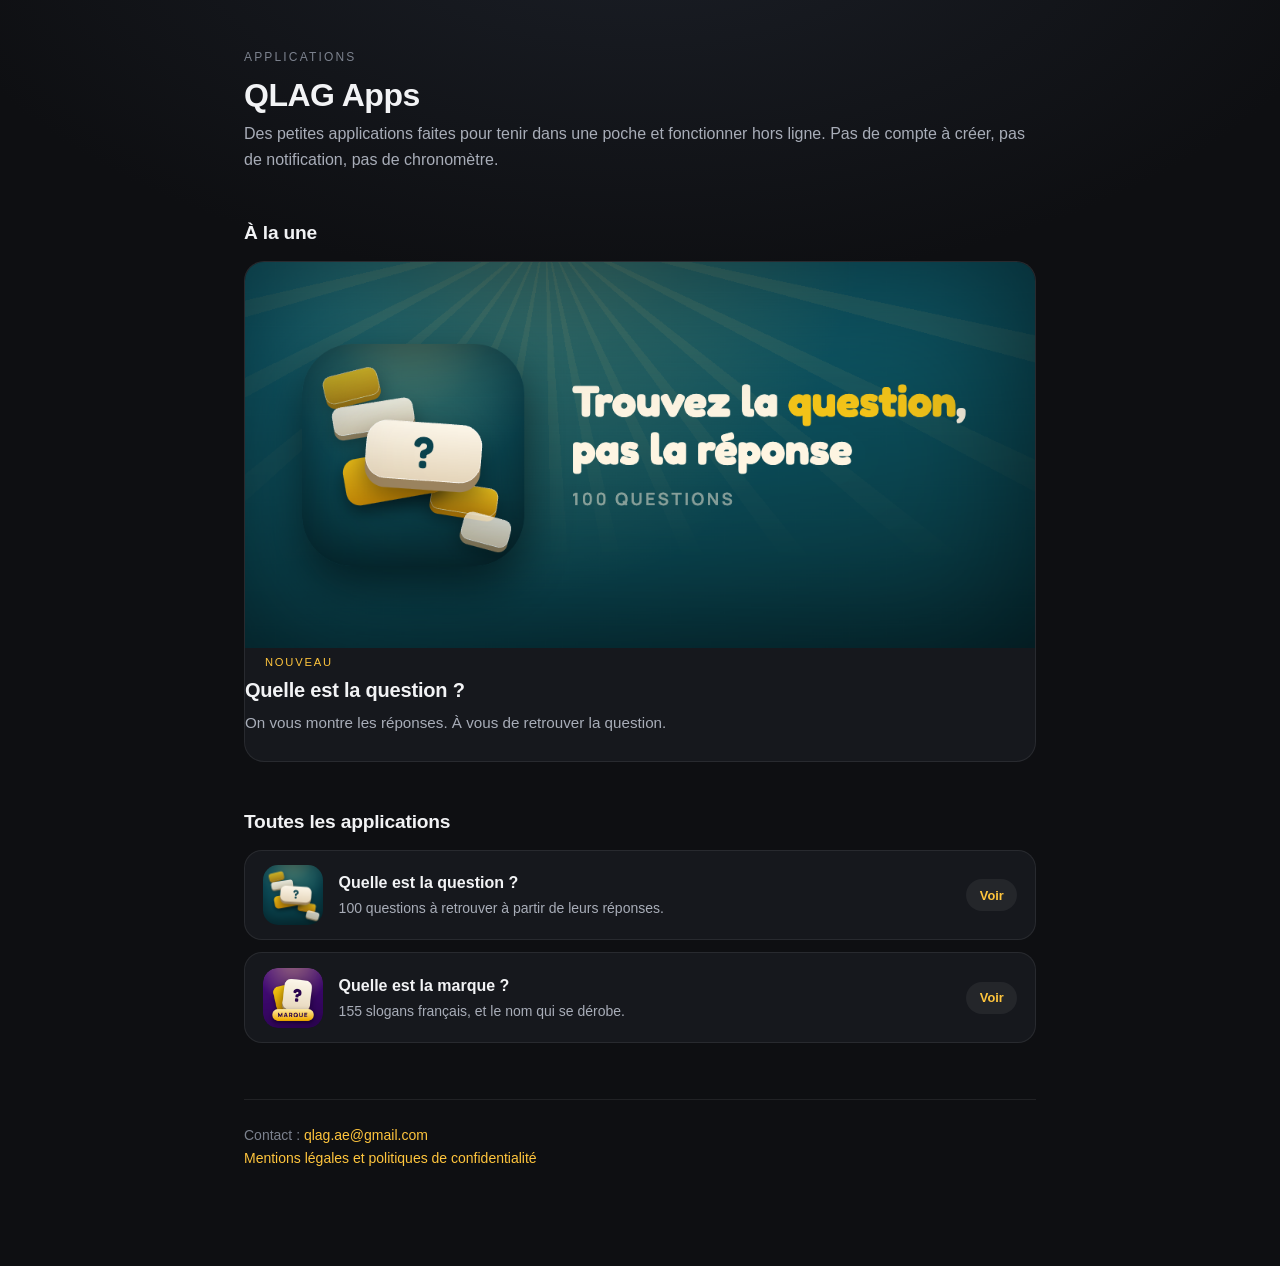
<file: index.html>
<!DOCTYPE html>
<html lang="fr">
<head>
<meta charset="utf-8">
<meta name="viewport" content="width=device-width, initial-scale=1">
<title>QLAG Apps</title>
<meta name="description" content="Applications Android publiées par Quentin Lagarde. Hors ligne, sans compte.">
<link rel="icon" href="assets/qelq/icone.png">
<link rel="stylesheet" href="style.css">
</head>
<body>
<div class="page">

  <p class="surtitre">Applications</p>
  <h1>QLAG&nbsp;Apps</h1>
  <p class="discret">
    Des petites applications faites pour tenir dans une poche et fonctionner hors ligne.
    Pas de compte à créer, pas de notification, pas de chronomètre.
  </p>

  <h2>À la une</h2>
  <a class="avant" href="qelq/">
    <img src="assets/qelq/banniere.png" alt="Quelle est la question ?">
    <span class="texte">
      <span class="etiquette">Nouveau</span>
      <strong>Quelle est la question&nbsp;?</strong>
      <span class="accroche">
        On vous montre les réponses. À vous de retrouver la question.
      </span>
    </span>
  </a>

  <h2>Toutes les applications</h2>
  <ul class="apps">
    <li>
      <a class="app" href="qelq/">
        <img src="assets/qelq/icone.png" alt="">
        <span class="nom">
          <strong>Quelle est la question&nbsp;?</strong>
          <span class="accroche">100 questions à retrouver à partir de leurs réponses.</span>
        </span>
        <span class="voir">Voir</span>
      </a>
    </li>
    <li>
      <a class="app" href="qelm/">
        <img src="assets/qelm/icone.png" alt="">
        <span class="nom">
          <strong>Quelle est la marque&nbsp;?</strong>
          <span class="accroche">155 slogans français, et le nom qui se dérobe.</span>
        </span>
        <span class="voir">Voir</span>
      </a>
    </li>
  </ul>

  <footer>
    <p class="mention">
      Contact&nbsp;: <a href="mailto:qlag.ae@gmail.com">qlag.ae@gmail.com</a><br>
      <a href="/legal/">Mentions légales et politiques de confidentialité</a>
    </p>
  </footer>

</div>
</body>
</html>
</file>
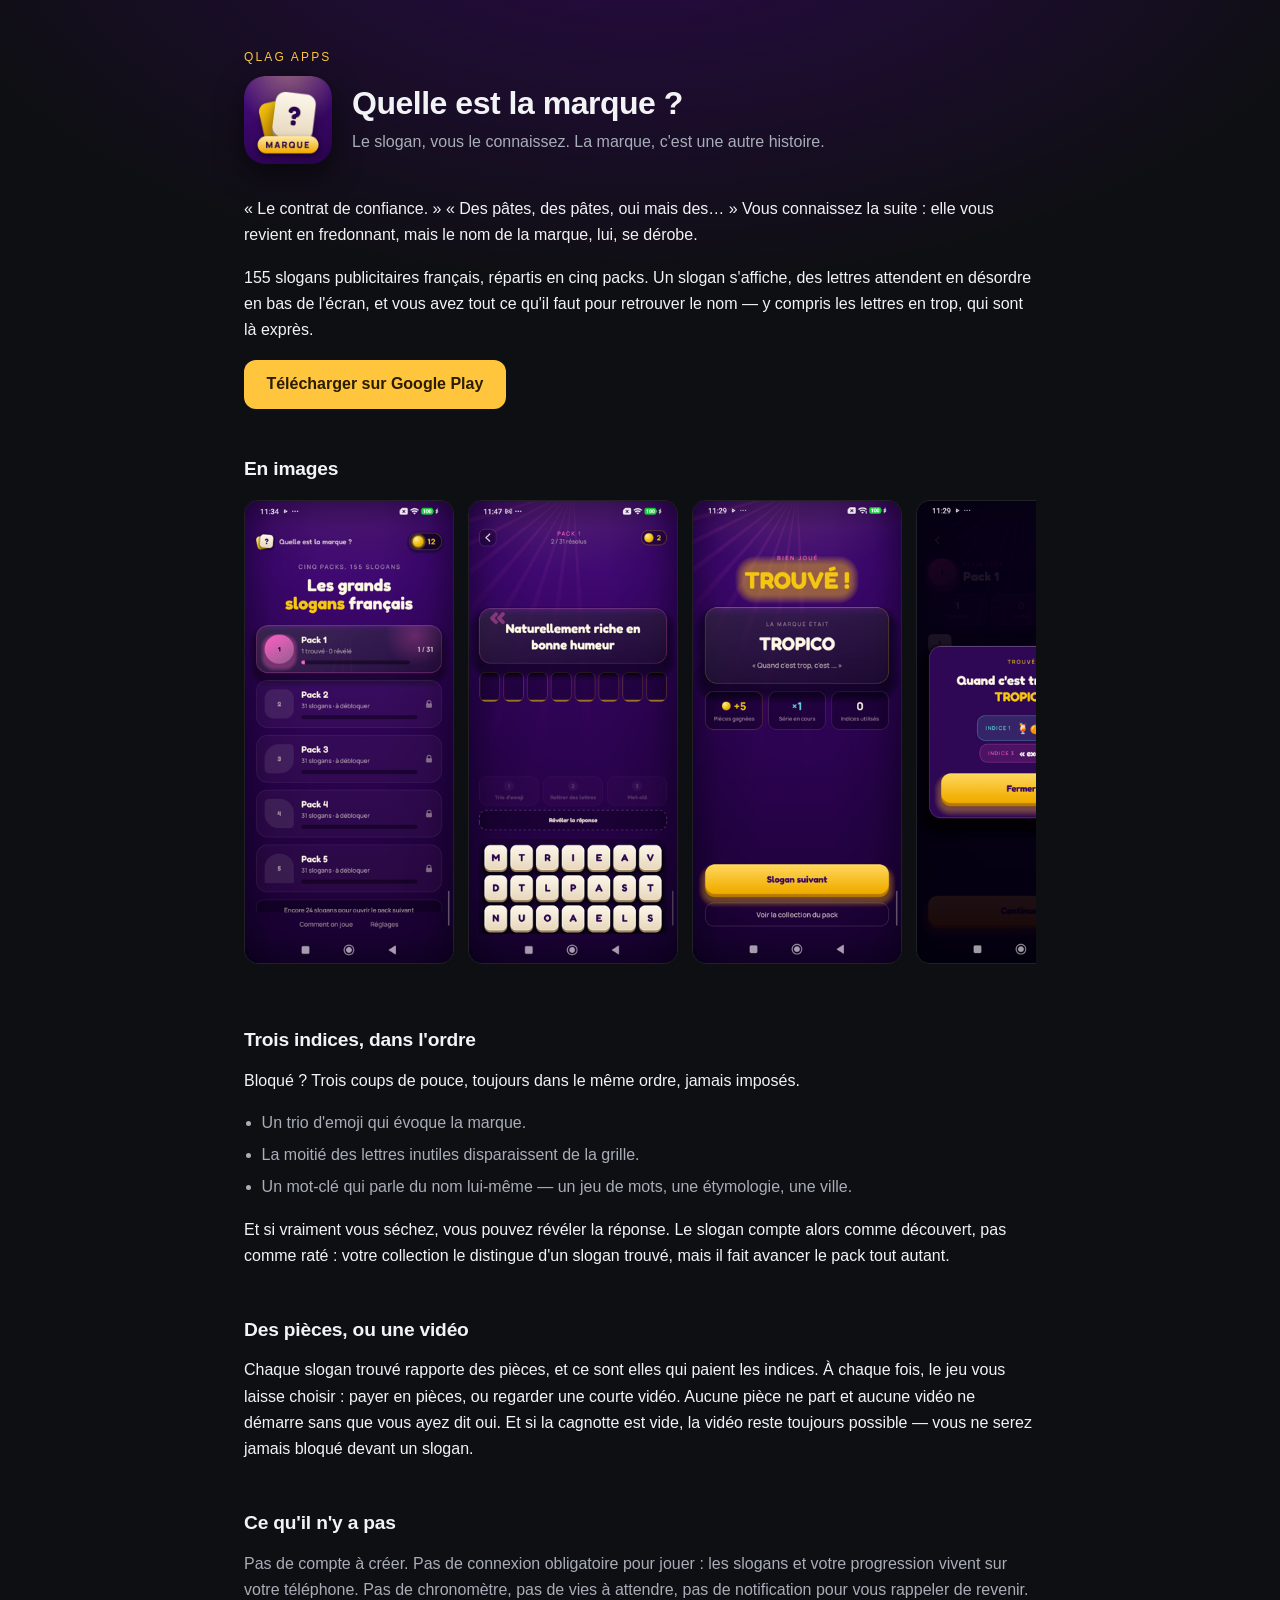
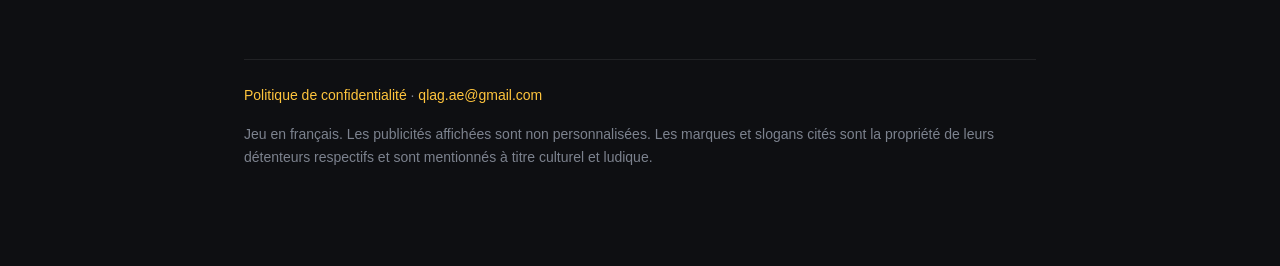
<file: qelm/index.html>
<!DOCTYPE html>
<html lang="fr">
<head>
<meta charset="utf-8">
<meta name="viewport" content="width=device-width, initial-scale=1">
<title>Quelle est la marque ? — QLAG Apps</title>
<meta name="description" content="Un jeu de devinettes construit autour de 155 slogans publicitaires français. Hors ligne, sans compte.">
<link rel="icon" href="../assets/qelm/icone.png">
<link rel="stylesheet" href="../style.css">
<!-- Le dégradé du haut prend le violet de « Quelle est la marque ? ». Le socle du site reste neutre. -->
<style>:root { --fond-haut: #2A0A48; }</style>
</head>
<body>
<div class="page">

  <p class="surtitre"><a href="../">QLAG Apps</a></p>

  <div class="entete">
    <img src="../assets/qelm/icone.png" alt="Icône de Quelle est la marque ?">
    <div>
      <h1>Quelle est la marque&nbsp;?</h1>
      <p class="discret" style="margin:0">
        Le slogan, vous le connaissez. La marque, c'est une autre histoire.
      </p>
    </div>
  </div>

  <p>
    «&nbsp;Le contrat de confiance.&nbsp;» «&nbsp;Des pâtes, des pâtes, oui mais des…&nbsp;»
    Vous connaissez la suite&nbsp;: elle vous revient en fredonnant, mais le nom de la
    marque, lui, se dérobe.
  </p>
  <p>
    155 slogans publicitaires français, répartis en cinq packs. Un slogan s'affiche, des
    lettres attendent en désordre en bas de l'écran, et vous avez tout ce qu'il faut pour
    retrouver le nom — y compris les lettres en trop, qui sont là exprès.
  </p>

  <p><a class="cta" href="https://play.google.com/store/apps/details?id=com.qlag.quelleestlamarque">Télécharger sur Google&nbsp;Play</a></p>

  <h2>En images</h2>
  <div class="captures">
    <img src="../assets/qelm/accueil.png" alt="L'écran d'accueil et ses cinq packs">
    <img src="../assets/qelm/jeu.png" alt="Un slogan à résoudre, avec la grille de lettres">
    <img src="../assets/qelm/resultat.png" alt="L'écran de résultat après une marque trouvée">
    <img src="../assets/qelm/collection.png" alt="Le rappel d'un slogan déjà résolu">
  </div>

  <h2>Trois indices, dans l'ordre</h2>
  <p>Bloqué&nbsp;? Trois coups de pouce, toujours dans le même ordre, jamais imposés.</p>
  <ul class="liste-fine discret">
    <li>Un trio d'emoji qui évoque la marque.</li>
    <li>La moitié des lettres inutiles disparaissent de la grille.</li>
    <li>Un mot-clé qui parle du nom lui-même — un jeu de mots, une étymologie, une ville.</li>
  </ul>
  <p>
    Et si vraiment vous séchez, vous pouvez révéler la réponse. Le slogan compte alors
    comme découvert, pas comme raté&nbsp;: votre collection le distingue d'un slogan
    trouvé, mais il fait avancer le pack tout autant.
  </p>

  <h2>Des pièces, ou une vidéo</h2>
  <p>
    Chaque slogan trouvé rapporte des pièces, et ce sont elles qui paient les indices. À
    chaque fois, le jeu vous laisse choisir&nbsp;: payer en pièces, ou regarder une
    courte vidéo. Aucune pièce ne part et aucune vidéo ne démarre sans que vous ayez dit
    oui. Et si la cagnotte est vide, la vidéo reste toujours possible — vous ne serez
    jamais bloqué devant un slogan.
  </p>

  <h2>Ce qu'il n'y a pas</h2>
  <p class="discret">
    Pas de compte à créer. Pas de connexion obligatoire pour jouer&nbsp;: les slogans et
    votre progression vivent sur votre téléphone. Pas de chronomètre, pas de vies à
    attendre, pas de notification pour vous rappeler de revenir.
  </p>

  <footer>
    <p class="mention">
      <a href="/legal/qelm/">Politique de confidentialité</a> ·
      <a href="mailto:qlag.ae@gmail.com">qlag.ae@gmail.com</a>
    </p>
    <p class="mention">
      Jeu en français. Les publicités affichées sont non personnalisées. Les marques et
      slogans cités sont la propriété de leurs détenteurs respectifs et sont mentionnés à
      titre culturel et ludique.
    </p>
  </footer>

</div>
</body>
</html>
</file>
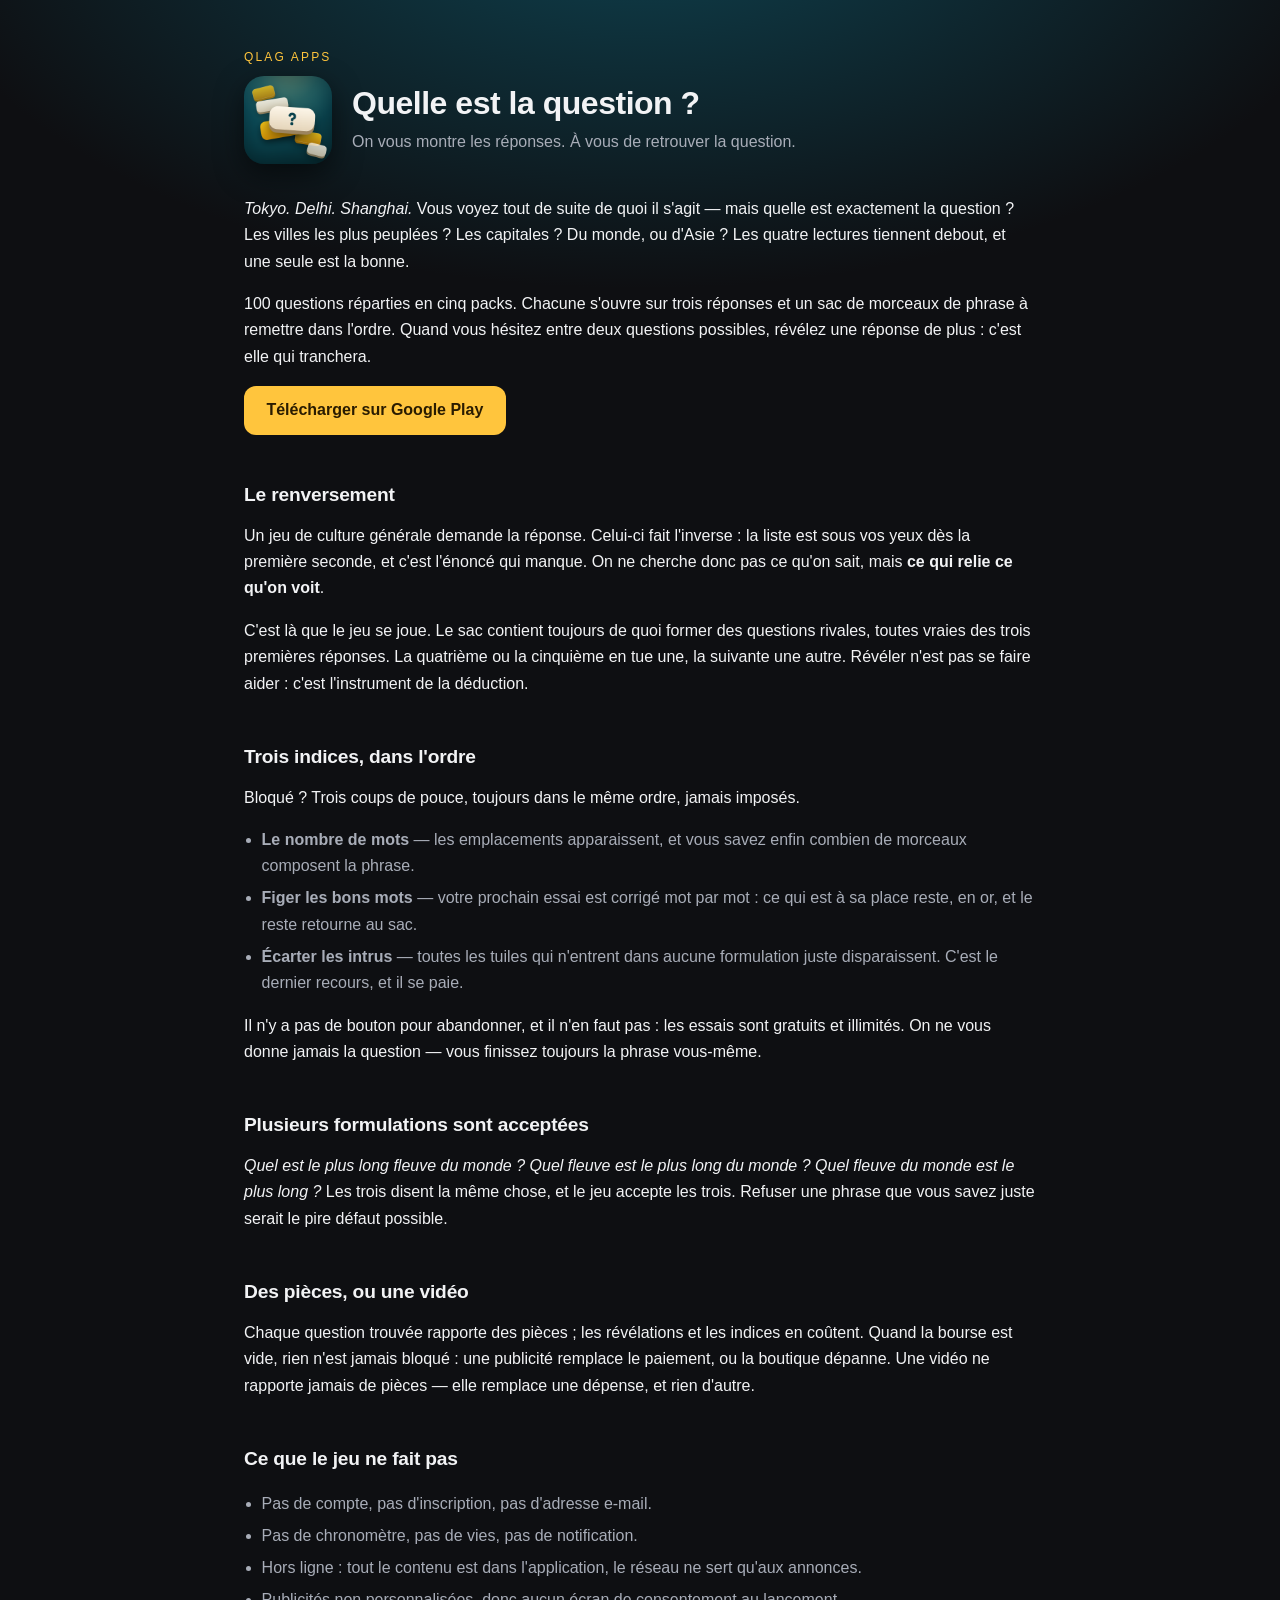
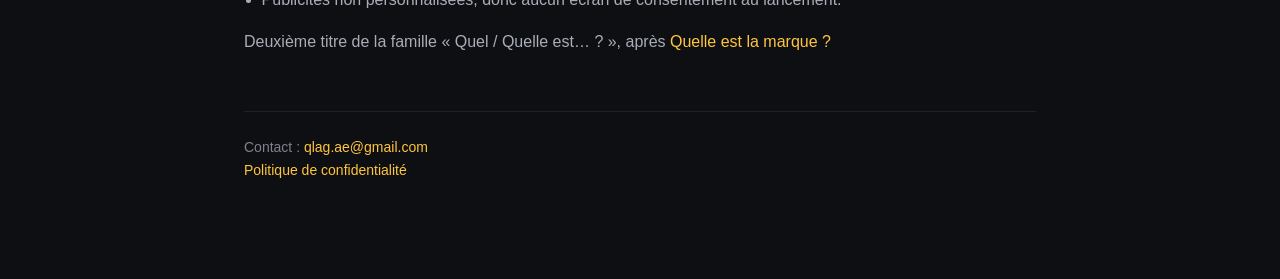
<file: qelq/index.html>
<!DOCTYPE html>
<html lang="fr">
<head>
<meta charset="utf-8">
<meta name="viewport" content="width=device-width, initial-scale=1">
<title>Quelle est la question ? — QLAG Apps</title>
<meta name="description" content="On vous montre les réponses. À vous de retrouver la question. 100 questions, hors ligne, sans compte.">
<link rel="icon" href="../assets/qelq/icone.png">
<link rel="stylesheet" href="../style.css">
<!-- Le dégradé du haut prend le pétrole de « Quelle est la question ? ». Le socle du site reste neutre. -->
<style>:root { --fond-haut: #0E4351; }</style>
</head>
<body>
<div class="page">

  <p class="surtitre"><a href="../">QLAG Apps</a></p>

  <div class="entete">
    <img src="../assets/qelq/icone.png" alt="Icône de Quelle est la question ?">
    <div>
      <h1>Quelle est la question&nbsp;?</h1>
      <p class="discret" style="margin:0">
        On vous montre les réponses. À vous de retrouver la question.
      </p>
    </div>
  </div>

  <p>
    <em>Tokyo. Delhi. Shanghai.</em> Vous voyez tout de suite de quoi il s'agit — mais quelle
    est exactement la question&nbsp;? Les villes les plus peuplées&nbsp;? Les capitales&nbsp;?
    Du monde, ou d'Asie&nbsp;? Les quatre lectures tiennent debout, et une seule est la bonne.
  </p>
  <p>
    100 questions réparties en cinq packs. Chacune s'ouvre sur trois réponses et un sac de
    morceaux de phrase à remettre dans l'ordre. Quand vous hésitez entre deux questions
    possibles, révélez une réponse de plus&nbsp;: c'est elle qui tranchera.
  </p>

  <p><a class="cta" href="https://play.google.com/store/apps/details?id=com.qlag.quelleestlaquestion">Télécharger sur Google&nbsp;Play</a></p>

  <h2>Le renversement</h2>
  <p>
    Un jeu de culture générale demande la réponse. Celui-ci fait l'inverse&nbsp;: la liste est
    sous vos yeux dès la première seconde, et c'est l'énoncé qui manque. On ne cherche donc
    pas ce qu'on sait, mais <strong>ce qui relie ce qu'on voit</strong>.
  </p>
  <p>
    C'est là que le jeu se joue. Le sac contient toujours de quoi former des questions
    rivales, toutes vraies des trois premières réponses. La quatrième ou la cinquième en tue
    une, la suivante une autre. Révéler n'est pas se faire aider&nbsp;: c'est l'instrument de
    la déduction.
  </p>

  <h2>Trois indices, dans l'ordre</h2>
  <p>Bloqué&nbsp;? Trois coups de pouce, toujours dans le même ordre, jamais imposés.</p>
  <ul class="liste-fine discret">
    <li><strong>Le nombre de mots</strong> — les emplacements apparaissent, et vous savez enfin
      combien de morceaux composent la phrase.</li>
    <li><strong>Figer les bons mots</strong> — votre prochain essai est corrigé mot par mot&nbsp;:
      ce qui est à sa place reste, en or, et le reste retourne au sac.</li>
    <li><strong>Écarter les intrus</strong> — toutes les tuiles qui n'entrent dans aucune
      formulation juste disparaissent. C'est le dernier recours, et il se paie.</li>
  </ul>
  <p>
    Il n'y a pas de bouton pour abandonner, et il n'en faut pas&nbsp;: les essais sont gratuits
    et illimités. On ne vous donne jamais la question — vous finissez toujours la phrase
    vous-même.
  </p>

  <h2>Plusieurs formulations sont acceptées</h2>
  <p>
    <em>Quel est le plus long fleuve du monde&nbsp;?</em> <em>Quel fleuve est le plus long du
    monde&nbsp;?</em> <em>Quel fleuve du monde est le plus long&nbsp;?</em> Les trois disent la
    même chose, et le jeu accepte les trois. Refuser une phrase que vous savez juste serait
    le pire défaut possible.
  </p>

  <h2>Des pièces, ou une vidéo</h2>
  <p>
    Chaque question trouvée rapporte des pièces&nbsp;; les révélations et les indices en
    coûtent. Quand la bourse est vide, rien n'est jamais bloqué&nbsp;: une publicité remplace
    le paiement, ou la boutique dépanne. Une vidéo ne rapporte jamais de pièces — elle
    remplace une dépense, et rien d'autre.
  </p>

  <h2>Ce que le jeu ne fait pas</h2>
  <ul class="liste-fine discret">
    <li>Pas de compte, pas d'inscription, pas d'adresse e-mail.</li>
    <li>Pas de chronomètre, pas de vies, pas de notification.</li>
    <li>Hors ligne&nbsp;: tout le contenu est dans l'application, le réseau ne sert qu'aux
      annonces.</li>
    <li>Publicités non personnalisées, donc aucun écran de consentement au lancement.</li>
  </ul>

  <p class="discret">
    Deuxième titre de la famille «&nbsp;Quel / Quelle est…&nbsp;?&nbsp;», après
    <a href="../qelm/">Quelle est la marque&nbsp;?</a>
  </p>

  <footer>
    <p class="mention">
      Contact&nbsp;: <a href="mailto:qlag.ae@gmail.com">qlag.ae@gmail.com</a><br>
      <a href="/legal/qelq/">Politique de confidentialité</a>
    </p>
  </footer>

</div>
</body>
</html>
</file>
<file: style.css>
/*
 * Une seule feuille pour tout le site.
 *
 * Le socle est **neutre** : un graphite, et non plus le violet de « Quelle est la
 * marque ? ». Une vitrine qui porte la couleur d'un seul de ses jeux fait paraître les
 * autres invités chez lui — et il faudrait la repeindre à chaque nouveau titre. Chaque
 * page d'application pose donc sa propre teinte par la variable `--accent`, le socle ne
 * bouge plus.
 *
 * Neutre ne veut pas dire terne : le fond est un dégradé radial qui monte vers le haut de
 * la page, comme une lumière rasante. C'est ce qui empêche un aplat sombre de faire mur.
 */
:root {
  --fond: #0E0F12;
  --fond-haut: #1B1F27;
  --fond-carte: #16181D;
  --fond-carte-clair: #1D2027;
  --bordure: #FFFFFF14;
  --bordure-vive: #FFFFFF26;
  --texte: #F2F3F5;
  --texte-attenue: #A8ADB8;
  --discret: #7C828E;

  /* L'or de la famille. Chaque page d'application peut le remplacer. */
  --accent: #FFC53D;
  --accent-encre: #2A1C00;
}

* { box-sizing: border-box; }

body {
  margin: 0;
  color: var(--texte);
  background:
    radial-gradient(1200px 640px at 50% -12%, var(--fond-haut) 0%, transparent 62%),
    var(--fond);
  background-attachment: fixed;
  font-family: -apple-system, BlinkMacSystemFont, "Segoe UI", Roboto, Helvetica, Arial, sans-serif;
  line-height: 1.65;
  -webkit-font-smoothing: antialiased;
}

.page { max-width: 52rem; margin: 0 auto; padding: 3rem 1.25rem 5rem; }

a { color: var(--accent); text-decoration: none; }
a:hover { text-decoration: underline; }

h1 { font-size: 2rem; line-height: 1.2; margin: 0 0 .4rem; letter-spacing: -.015em; }
h2 { font-size: 1.2rem; margin: 2.75rem 0 .75rem; letter-spacing: -.01em; }
p { margin: 0 0 1rem; }

.surtitre {
  font-size: .75rem; letter-spacing: .18em; text-transform: uppercase;
  color: var(--discret); margin: 0 0 .5rem;
}
.discret { color: var(--texte-attenue); }
.mention { color: var(--discret); font-size: .875rem; }

/* ── L'en-tête d'application : icône à gauche, identité à droite ─────────── */
.entete { display: flex; gap: 1.25rem; align-items: center; margin-bottom: 2rem; }
.entete img {
  width: 88px; height: 88px; border-radius: 20px; flex-shrink: 0;
  box-shadow: 0 10px 28px #0008;
}

/* ── La vitrine : une mise en avant, puis la liste ─────────────────────────
 *
 * La carte en avant porte la bannière du jeu et lui donne la place d'exister ; les
 * suivantes sont des lignes régulières. C'est la hiérarchie d'une page de magasin : une
 * chose qu'on montre, un catalogue en dessous.
 */
.avant {
  display: block; margin: 0 0 1rem;
  background: var(--fond-carte); border: 1px solid var(--bordure);
  border-radius: 20px; overflow: hidden;
  color: inherit; text-decoration: none;
  transition: transform .18s ease, border-color .18s ease, box-shadow .18s ease;
}
.avant:hover {
  text-decoration: none; transform: translateY(-2px);
  border-color: var(--bordure-vive); box-shadow: 0 14px 34px #0007;
}
.avant img { display: block; width: 100%; aspect-ratio: 1024 / 500; object-fit: cover; }
.avant .texte { padding: 1.1rem 1.25rem 1.25rem; }
.avant .etiquette {
  font-size: .7rem; letter-spacing: .16em; text-transform: uppercase;
  color: var(--accent); margin: 0 0 .3rem;
}
.avant strong { display: block; font-size: 1.25rem; font-weight: 600; letter-spacing: -.01em; }
.avant .accroche { display: block; font-size: .95rem; color: var(--texte-attenue); margin-top: .15rem; }

.apps { display: grid; gap: .75rem; grid-template-columns: 1fr; padding: 0; margin: 0; list-style: none; }

.app {
  display: flex; gap: 1rem; align-items: center;
  background: var(--fond-carte); border: 1px solid var(--bordure);
  border-radius: 18px; padding: .9rem 1.1rem;
  color: inherit; text-decoration: none;
  transition: background .18s ease, border-color .18s ease;
}
.app:hover { text-decoration: none; background: var(--fond-carte-clair); border-color: var(--bordure-vive); }
.app img { width: 60px; height: 60px; border-radius: 15px; flex-shrink: 0; }
.app .nom { flex: 1; min-width: 0; }
.app strong { display: block; font-weight: 600; font-size: 1rem; }
.app .accroche { display: block; font-size: .875rem; color: var(--texte-attenue); }

/*
 * Sur un écran étroit, l'icône et la pastille laissaient trop peu de place au nom : le
 * titre passait à la ligne et l'accroche se faisait couper. On resserre les deux plutôt
 * que de sacrifier le texte, qui est ce qu'on vient lire.
 */
@media (max-width: 26rem) {
  .app { gap: .75rem; padding: .8rem .9rem; }
  .app img { width: 50px; height: 50px; border-radius: 13px; }
  .app strong { font-size: .95rem; }
  .app .accroche { font-size: .8rem; }
  .app .voir { font-size: .75rem; padding: .3rem .7rem; }
}

/* La pastille « Voir » : elle dit que la ligne est une porte, pas un simple libellé. */
.app .voir {
  flex-shrink: 0; font-size: .8rem; font-weight: 600;
  color: var(--accent); background: #FFFFFF0F;
  padding: .35rem .85rem; border-radius: 999px;
}

/* ── Les captures d'écran, en bande qui défile sur mobile ────────────────── */
.captures {
  display: flex; gap: 14px; overflow-x: auto; padding: .25rem 0 1rem;
  scroll-snap-type: x mandatory;
}
.captures img {
  width: 210px; border-radius: 14px; border: 1px solid var(--bordure);
  flex-shrink: 0; scroll-snap-align: start;
}

/* ── Le bouton Play ──────────────────────────────────────────────────────── */
.cta {
  display: inline-block; background: var(--accent); color: var(--accent-encre);
  font-weight: 600; padding: .7rem 1.4rem; border-radius: 12px;
}
.cta:hover { text-decoration: none; filter: brightness(1.06); }

.liste-fine { padding-left: 1.1rem; }
.liste-fine li { margin: .35rem 0; }

footer {
  margin-top: 3.5rem; padding-top: 1.5rem;
  border-top: 1px solid var(--bordure);
}
</file>
